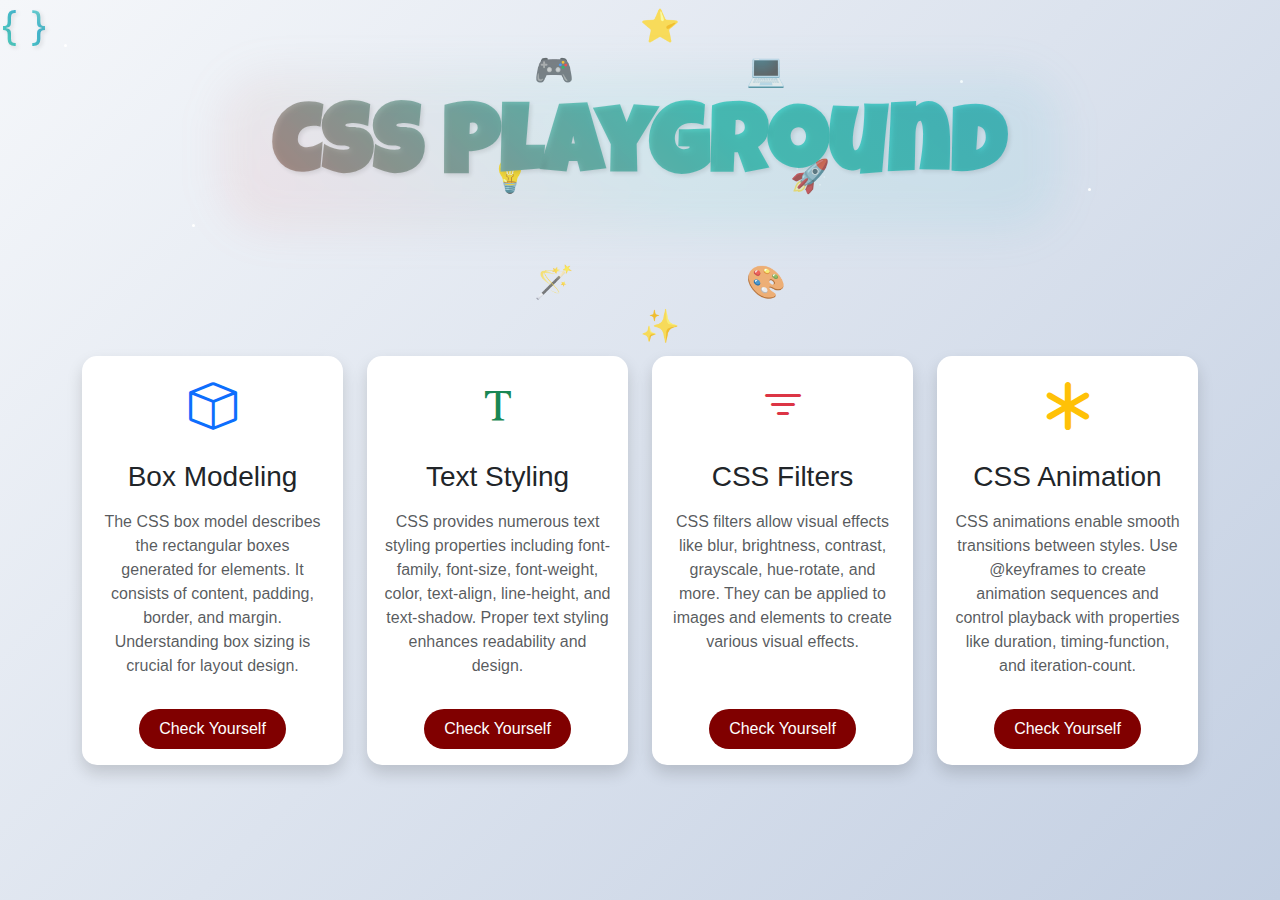
<file: index.html>
<!DOCTYPE html>
<html lang="en">

<head>
    <meta charset="UTF-8">
    <meta name="viewport" content="width=device-width, initial-scale=1.0">
    <link rel="icon" href="./Icons/main.png" type="image/x-icon" />
    <title>CSS PlayGround</title>
    <link href="https://cdn.jsdelivr.net/npm/bootstrap@5.3.0/dist/css/bootstrap.min.css" rel="stylesheet">
    <link rel="stylesheet" href="https://cdn.jsdelivr.net/npm/bootstrap-icons@1.7.2/font/bootstrap-icons.css">
    <link rel="stylesheet" href="style.css">
    <link href="https://fonts.googleapis.com/css2?family=Luckiest+Guy&display=swap" rel="stylesheet">
</head>

<body>
    <div class="logo">
        <i class="bi bi-braces"></i>
        <!-- Bootstrap Icon -->
    </div>
    <!-- Enhanced Header Section -->
    <div class="header">
        <div class="emoji-container">
            <!-- Emojis surrounding the header -->
            <div class="emoji" style="animation-delay: 0s">🚀</div>
            <div class="emoji" style="animation-delay: 1s">🎨</div>
            <div class="emoji" style="animation-delay: 2s">✨</div>
            <div class="emoji" style="animation-delay: 3s">🪄</div>
            <div class="emoji" style="animation-delay: 4s">💡</div>
            <div class="emoji" style="animation-delay: 5s">🎮</div>
            <div class="emoji" style="animation-delay: 6s">⭐</div>
            <div class="emoji" style="animation-delay: 7s">💻</div>

            <!-- Animated stars background -->
            <div class="stars" style="--duration: 2s; left: 5%; top: 20%"></div>
            <div class="stars" style="--duration: 3s; left: 15%; top: 70%"></div>
            <div class="stars" style="--duration: 2.5s; left: 25%; top: 40%"></div>
            <div class="stars" style="--duration: 4s; left: 75%; top: 30%"></div>
            <div class="stars" style="--duration: 3.5s; left: 85%; top: 60%"></div>
        </div>
        <h1>CSS PlayGround</h1>
    </div>

    <!-- Rest of your feature cards section... -->
    <!-- Features Section -->
    <div class="container py-4">
        <div class="row g-4">
            <!-- Box Modeling -->
            <div class="col-md-6 col-lg-3">
                <div class="card h-100 feature-card shadow">
                    <div class="card-body text-center">
                        <div class="icon-wrapper text-primary">
                            <i class="bi bi-box"></i>
                        </div>
                        <h3 class="mb-3">Box Modeling</h3>
                        <p class="text-muted">
                            The CSS box model describes the rectangular boxes generated for elements. It consists of content, padding, border, and margin. Understanding box sizing is crucial for layout design.
                        </p>
                        <a href="./Box Styling Module/Box Styling.html" class="custom-btn">Check Yourself</a>
                    </div>
                </div>
            </div>

            <!-- Text Styling -->
            <div class="col-md-6 col-lg-3">
                <div class="card h-100 feature-card shadow">
                    <div class="card-body text-center">
                        <div class="icon-wrapper text-success">
                            <i class="bi bi-fonts"></i>
                        </div>
                        <h3 class="mb-3">Text Styling</h3>
                        <p class="text-muted">
                            CSS provides numerous text styling properties including font-family, font-size, font-weight, color, text-align, line-height, and text-shadow. Proper text styling enhances readability and design.
                        </p>
                        <a href="./Text Styling/index.html" class="custom-btn">Check Yourself</a>
                    </div>
                </div>
            </div>

            <!-- CSS Filters -->
            <div class="col-md-6 col-lg-3">
                <div class="card h-100 feature-card shadow">
                    <div class="card-body text-center">
                        <div class="icon-wrapper text-danger">
                            <i class="bi bi-filter"></i>
                        </div>
                        <h3 class="mb-3">CSS Filters</h3>
                        <p class="text-muted">
                            CSS filters allow visual effects like blur, brightness, contrast, grayscale, hue-rotate, and more. They can be applied to images and elements to create various visual effects.
                        </p><br>
                        <a href="./Filters/main.html" class="custom-btn">Check Yourself</a>
                    </div>
                </div>
            </div>

            <!-- Animation -->
            <div class="col-md-6 col-lg-3">
                <div class="card h-100 feature-card shadow">
                    <div class="card-body text-center">
                        <div class="icon-wrapper text-warning">
                            <i class="bi bi-asterisk"></i>
                        </div>
                        <h3 class="mb-3">CSS Animation</h3>
                        <p class="text-muted">
                            CSS animations enable smooth transitions between styles. Use @keyframes to create animation sequences and control playback with properties like duration, timing-function, and iteration-count.
                        </p>
                        <a href="./Animation Generator/index.html" class="custom-btn">Check Yourself</a>
                    </div>
                </div>
            </div>
        </div>
    </div>


    <script>
        // Position emojis in a circular orbit around the header
        const emojis = document.querySelectorAll('.emoji');
        const radius = 150; // Distance from the center
        const angleIncrement = (2 * Math.PI) / emojis.length;

        emojis.forEach((emoji, index) => {
            const angle = angleIncrement * index;
            const x = Math.cos(angle) * radius;
            const y = Math.sin(angle) * radius;

            emoji.style.left = `calc(50% + ${x}px)`;
            emoji.style.top = `calc(50% + ${y}px)`;
        });
    </script>
</body>

</html>
</file>
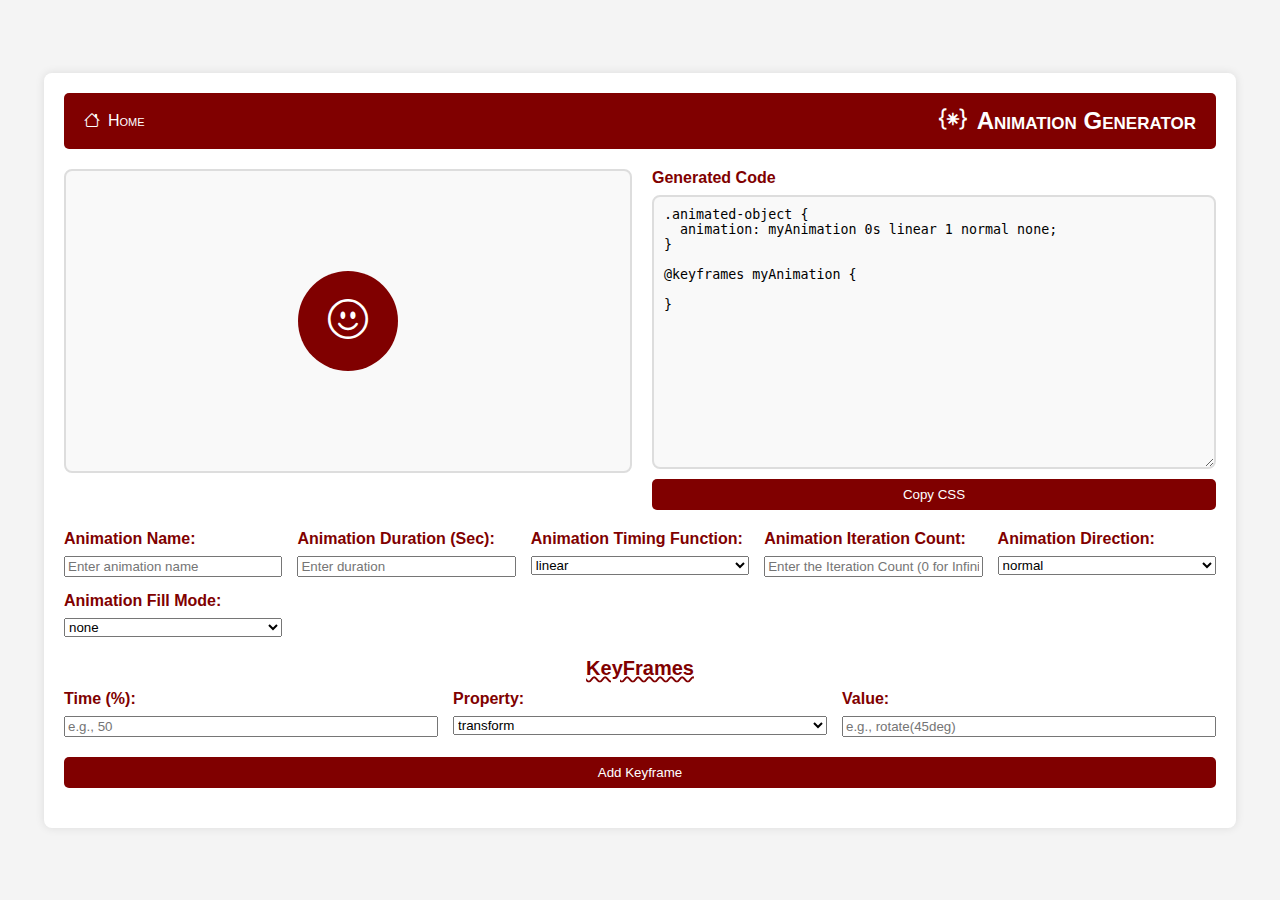
<file: Animation Generator/index.html>
<!DOCTYPE html>
<html lang="en">

<head>
    <meta charset="UTF-8">
    <meta name="viewport" content="width=device-width, initial-scale=1.0">
    <link rel="icon" href="../Icons/animation.png" type="image/x-icon" />
    <title>Animation Generator</title>
    <link rel="stylesheet" href="https://cdn.jsdelivr.net/npm/bootstrap-icons/font/bootstrap-icons.css">
    <link rel="stylesheet" href="styles.css">
</head>

<body>
    <div class="main-container">
        <nav class="navigation-bar">
            <div class="nav-content">
                <a href="../index.html" class="home-link">
                    <i class="bi bi-house"></i> Home
                </a>
                <h1 class="nav-title"><i class="bi bi-braces-asterisk"></i>Animation Generator</h1>
            </div>
        </nav>
        <div class="content-container">
            <div class="preview-box">
                <div class="animated-object">
                    <i class="bi bi-emoji-smile"></i>
                </div>
            </div>
            <div class="code-container">
                <label class="code-label" for="css-code">Generated Code</label>
                <textarea class="css-code" id="css-code" readonly>// Generated CSS will appear here...</textarea>
                <button class="copy-button" id="copy-button">Copy CSS</button>
            </div>
        </div>
        <div class="controls">
            <div class="control-item">
                <label>Animation Name:</label>
                <input type="text" placeholder="Enter animation name">
            </div>
            <div class="control-item">
                <label>Animation Duration (Sec):</label>
                <input type="text" placeholder="Enter duration">
            </div>
            <div class="control-item">
                <label for="anim-timing">Animation Timing Function:</label>
                <select id="anim-timing">
                    <option>linear</option>
                    <option>ease</option>
                    <option>ease-in</option>
                    <option>ease-out</option>
                    <option>ease-in-out</option>
                </select>
            </div>
            <div class="control-item">
                <label>Animation Iteration Count:</label>
                <input type="text" placeholder="Enter the Iteration Count (0 for Infinity)">
            </div>
            <div class="control-item">
                <label for="anim-dir">Animation Direction:</label>
                <select id="anim-dir">
                    <option>normal</option>
                    <option>reverse</option>
                    <option>alternate</option>
                    <option>alternate-reverse</option>
                </select>
            </div>
            <div class="control-item">
                <label for="anim-fillmode">Animation Fill Mode:</label>
                <select id="anim-fillmode">
                    <option>none</option>
                    <option>forwards</option>
                    <option>backwards</option>
                    <option>both</option>
                </select>
            </div>
        </div>
        <div class="keyframes-section">KeyFrames</div>
        <div class="keyframe-controls">
            <div class="control-item">
                <label>Time (%):</label>
                <input type="text" placeholder="e.g., 50">
            </div>
            <div class="control-item">
                <label for="property">Property:</label>
                <select id="property">
                    <option>transform</option>
                    <option>opacity</option>
                    <option>background-color</option>
                    <option>left</option>
                    <option>top</option>
                </select>
            </div>
            <div class="control-item">
                <label>Value:</label>
                <input type="text" placeholder="e.g., rotate(45deg)">
            </div>
        </div>
        <div class="add-keyframe">
            <button class="copy-button">Add Keyframe</button>
        </div>
        <div class="keyframe-list"></div>
    </div>

    <script src="https://code.jquery.com/jquery-3.6.0.min.js"></script>
    <script src="script.js"></script>
</body>

</html>
</file>
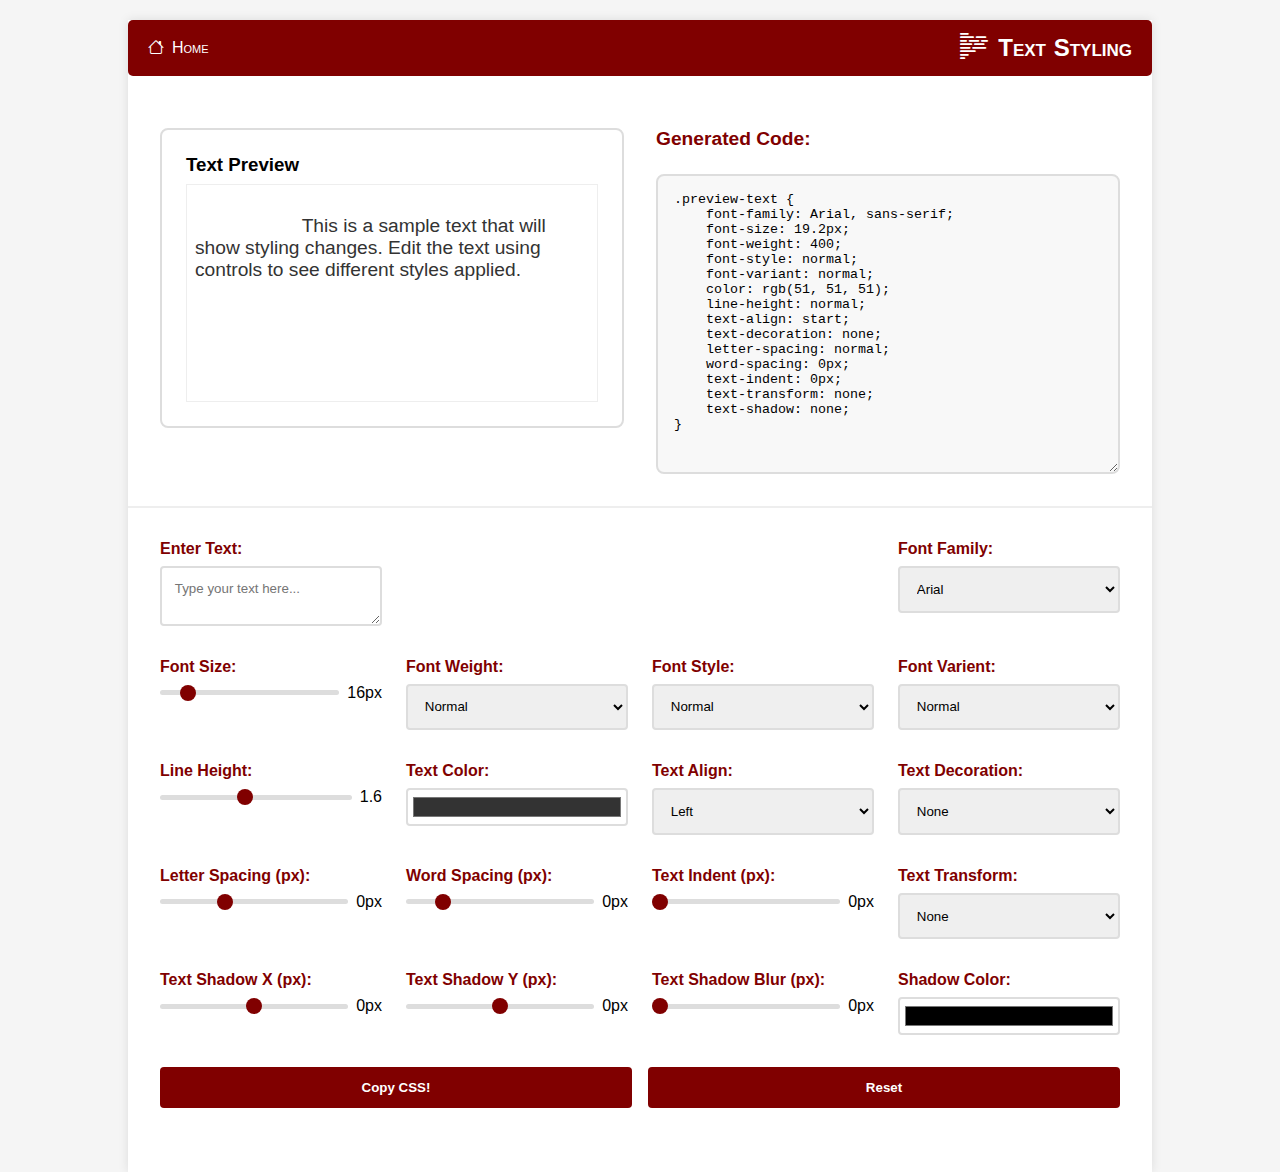
<file: Text Styling/index.html>
<!DOCTYPE html>
<html lang="en">

<head>
    <meta charset="UTF-8">
    <meta name="viewport" content="width=device-width, initial-scale=1.0">
    <link rel="icon" href="../Icons/text.png" type="image/x-icon" />
    <title>Text Styling Generator</title>
    <link rel="stylesheet" href="styles.css">
    <link rel="stylesheet" href="https://cdn.jsdelivr.net/npm/bootstrap-icons@1.11.3/font/bootstrap-icons.min.css">
</head>

<body>
    <div class="main-container">
        <nav class="navigation-bar">
            <div class="nav-content">
                <a href="../index.html" class="home-link">
                    <i class="bi bi-house"></i> Home
                </a>
                <h1 class="nav-title"><i class="bi bi-body-text"></i> Text Styling </h1>
            </div>
        </nav>

        <div class="content-container">
            <div class="preview-block">
                <h3>Text Preview</h3>
                <div class="preview-text" id="preview-text">
                    This is a sample text that will show styling changes. Edit the text using controls to see different styles applied.
                </div>
            </div>

            <div class="code-section">
                <label class="code-label" for="generated-code">Generated Code:</label>
                <textarea id="generated-code" readonly></textarea>
            </div>
        </div>

        <div class="controls-container">
            <!-- Row 1 -->
            <div class="control-row">
                <div class="control-group">
                    <label for="text-input">Enter Text:</label>
                    <textarea id="text-input" placeholder="Type your text here..."></textarea>
                </div>
                <div class="control-group"></div>
                <div class="control-group"></div>
                <div class="control-group">
                    <label for="font-family">Font Family:</label>
                    <select id="font-family">
                        <option value="Arial">Arial</option>
                        <option value="Times New Roman">Times New Roman</option>
                        <option value="Verdana">Verdana</option>
                        <option value="Georgia">Georgia</option>
                        <option value="Courier New">Courier New</option>
                        <option value="Gill Sans Extrabold">Gill Sans Extrabold</option>
                        <option value="Goudy Bookletter 1911">Goudy Bookletter 1911</option>
                        <option value="serif">Serif</option>
                        <option value="sans-serif">Sans-serif</option>
                        <option value="monospace">Monospace</option>
                        <option value="cursive">Cursive</option>
                        <option value="fantasy">Fantasy</option>
                        <option value="system-ui">System UI</option>
                        <option value="ui-serif">UI Serif</option>
                        <option value="ui-sans-serif">UI Sans-serif</option>
                        <option value="ui-monospace">UI Monospace</option>
                        <option value="ui-rounded">UI Rounded</option>
                        <option value="emoji">Emoji</option>
                        <option value="math">Math</option>
                        <option value="fangsong">Fangsong</option>
                    </select>
                </div>
            </div>
            <div class="control-row">
                <div class="control-group">
                    <label for="font-size">Font Size:</label>
                    <div class="range-container">
                        <input type="range" id="font-size" min="8" max="72" value="16">
                        <span id="font-size-value">16px</span>
                    </div>
                </div>
                <div class="control-group">
                    <label for="font-weight">Font Weight:</label>
                    <select id="font-weight">
                        <option value="normal">Normal</option>
                        <option value="100">100</option>
                        <option value="200">200</option>
                        <option value="300">300</option>
                        <option value="400">400</option>
                        <option value="500">500</option>
                        <option value="600">600</option>
                        <option value="700">700</option>
                        <option value="800">800</option>
                        <option value="900">900</option>
                        <option value="bold">Bold</option>
                        <option value="lighter">Lighter</option>
                    </select>
                </div>
                <div class="control-group">
                    <label for="font-style">Font Style:</label>
                    <select id="font-style">
                        <option value="normal">Normal</option>
                        <option value="italic">Italic</option>
                        <option value="oblique">Oblique</option>
                    </select>
                </div>
                <div class="control-group">
                    <label for="font-variant">Font Varient:</label>
                    <select id="font-variant">
                        <option value="normal">Normal</option>
                        <option value="small-caps">Small Caps</option>
                    </select>
                </div>
            </div>

            <!-- Row 2 -->
            <div class="control-row">
                <div class="control-group">
                    <label for="line-height">Line Height:</label>
                    <div class="range-container">
                        <input type="range" id="line-height" min="0.5" max="3" step="0.1" value="1.6">
                        <span id="line-height-value">1.6</span>
                    </div>
                </div>
                <div class="control-group">
                    <label for="text-color">Text Color:</label>
                    <input type="color" id="text-color" value="#333333">
                </div>
                <div class="control-group">
                    <label for="text-align">Text Align:</label>
                    <select id="text-align">
                        <option value="left">Left</option>
                        <option value="center">Center</option>
                        <option value="right">Right</option>
                        <option value="justify">Justify</option>
                    </select>
                </div>
                <div class="control-group">
                    <label for="text-decoration">Text Decoration:</label>
                    <select id="text-decoration">
                        <option value="none">None</option>
                        <option value="underline">Underline</option>
                        <option value="overline">Overline</option>
                        <option value="line-through">Line Through</option>
                    </select>
                </div>
            </div>

            <!-- Row 3 -->
            <div class="control-row">
                <div class="control-group">
                    <label for="letter-spacing">Letter Spacing (px):</label>
                    <div class="range-container">
                        <input type="range" id="letter-spacing" min="-10" max="20" value="0">
                        <span id="letter-spacing-value">0px</span>
                    </div>
                </div>
                <div class="control-group">
                    <label for="word-spacing">Word Spacing (px):</label>
                    <div class="range-container">
                        <input type="range" id="word-spacing" min="-10" max="50" value="0">
                        <span id="word-spacing-value">0px</span>
                    </div>
                </div>
                <div class="control-group">
                    <label for="text-indent">Text Indent (px):</label>
                    <div class="range-container">
                        <input type="range" id="text-indent" min="0" max="100" value="0">
                        <span id="text-indent-value">0px</span>
                    </div>
                </div>
                <div class="control-group">
                    <label for="text-transform">Text Transform:</label>
                    <select id="text-transform">
                        <option value="none">None</option>
                        <option value="uppercase">Uppercase</option>
                        <option value="lowercase">Lowercase</option>
                        <option value="capitalize">Capitalize</option>
                    </select>
                </div>
            </div>

            <!-- Row 4 -->
            <div class="control-row">
                <div class="control-group">
                    <label for="shadow-x">Text Shadow X (px):</label>
                    <div class="range-container">
                        <input type="range" id="shadow-x" min="-10" max="10" value="0">
                        <span id="shadow-x-value">0px</span>
                    </div>
                </div>
                <div class="control-group">
                    <label for="shadow-y">Text Shadow Y (px):</label>
                    <div class="range-container">
                        <input type="range" id="shadow-y" min="-10" max="10" value="0">
                        <span id="shadow-y-value">0px</span>
                    </div>
                </div>
                <div class="control-group">
                    <label for="shadow-blur">Text Shadow Blur (px):</label>
                    <div class="range-container">
                        <input type="range" id="shadow-blur" min="0" max="20" value="0">
                        <span id="shadow-blur-value">0px</span>
                    </div>
                </div>
                <div class="control-group">
                    <label for="shadow-color">Shadow Color:</label>
                    <input type="color" id="shadow-color" value="#000000">
                </div>
            </div>

            <!-- Buttons -->
            <div class="control-row button-row">
                <button id="copy-css" class="styled-button">Copy CSS!</button>
                <button id="reset" class="styled-button">Reset</button>
            </div>
        </div>
    </div>
    <script src="script.js"></script>
</body>

</html>
</file>
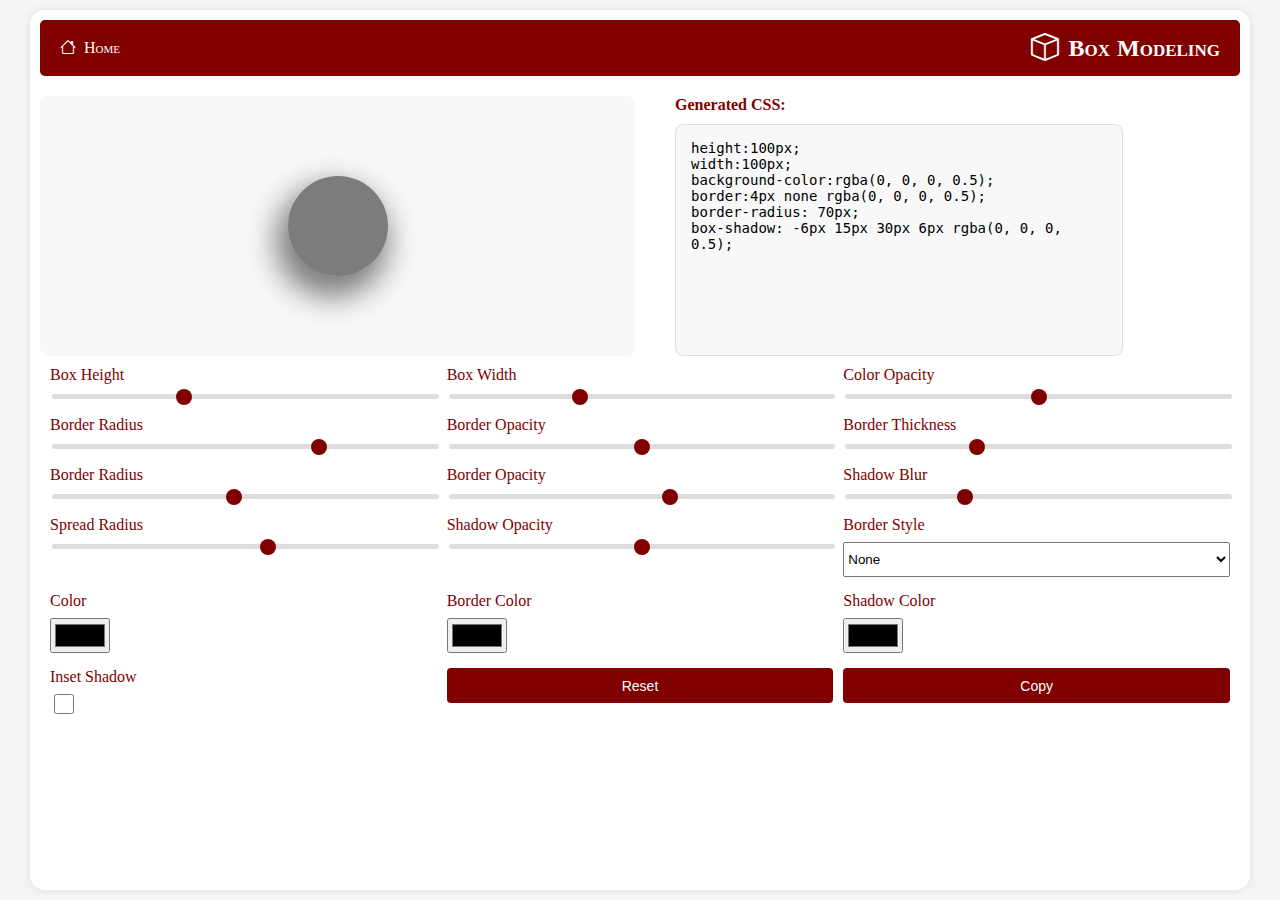
<file: Box Styling Module/Box Styling.html>
<!DOCTYPE html>
<html lang="en">

<head>
    <meta charset="UTF-8">
    <meta name="viewport" content="width=device-width, initial-scale=1.0">
    <link rel="icon" href="../Icons/box.png" type="image/x-icon" />
    <title>CSS Box Styling</title>
    <link rel="stylesheet" href="boxstyle.css">
    <link rel="stylesheet" href="https://cdn.jsdelivr.net/npm/bootstrap-icons@1.11.3/font/bootstrap-icons.min.css">
</head>

<body>
    <div class="main-container">
        <nav class="navigation-bar">
            <div class="nav-content">
                <a href="../index.html" class="home-link">
                    <i class="bi bi-house"></i> Home
                </a>
                <h1 class="nav-title"><i class="bi bi-box"></i>Box Modeling</h1>
            </div>
        </nav>

        <div class="content-wrapper">
            <!-- Wrap all content below nav in this div -->
            <div class="content-container">
                <div class="visualization-block">
                    <div id="preview"></div>
                </div>
                <div class="code-block">
                    <label for="styles">Generated CSS:</label>
                    <textarea id="styles" rows="4" cols="30" readonly></textarea>
                    <!-- <button id="copy-styles" onclick="copyStyles()">Copy!</button> -->
                </div>
            </div>
            <div class="settings">
                <div class="settings-row">
                    <div class="setting-item">
                        <label for="b-height">Box Height</label>
                        <input type="range" id="b-height" min="50" max="200" value="100">
                    </div>
                    <div class="setting-item">
                        <label for="b-width">Box Width</label>
                        <input type="range" id="b-width" min="50" max="200" value="100">
                    </div>
                    <div class="setting-item">
                        <label for="color-opacity">Color Opacity</label>
                        <input type="range" id="color-opacity" min="0" max="1" step="0.1" value="0.5">
                    </div>
                </div>
                <div class="settings-row">
                    <div class="setting-item">
                        <label for="border-r">Border Radius</label>
                        <input type="range" id="border-r" min="0" max="100" step="1" value="70">
                    </div>
                    <div class="setting-item">
                        <label for="border-opacity">Border Opacity</label>
                        <input type="range" id="border-opacity" min="0" max="1" step="0.1" value="0.5">
                    </div>
                    <div class="setting-item">
                        <label for="border-thick">Border Thickness</label>
                        <input type="range" id="border-thick" min="1" max="10" step="1" value="4">
                    </div>
                </div>
                <div class="settings-row">
                    <div class="setting-item">
                        <label for="x-shadow">Border Radius</label>
                        <input type="range" id="x-shadow" min="-100" max="100" value="-6">
                    </div>
                    <div class="setting-item">
                        <label for="y-shadow">Border Opacity</label>
                        <input type="range" id="y-shadow" min="-100" max="100" value="15">
                    </div>
                    <div class="setting-item">
                        <label for="blur-r">Shadow Blur</label>
                        <input type="range" id="blur-r" min="0" max="100" value="30">
                    </div>
                </div>
                <div class="settings-row">
                    <div class="setting-item">
                        <label for="spread-r">Spread Radius</label>
                        <input type="range" id="spread-r" min="-50" max="50" value="6">
                    </div>
                    <div class="setting-item">
                        <label for="shadow-opacity">Shadow Opacity</label>
                        <input type="range" id="shadow-opacity" min="0" max="1" step="0.1" value="0.5">
                    </div>
                    <div class="setting-item">
                        <label for="border-style">Border Style</label>
                        <select name="border-style" id="border-style" class="border-style">
                            <option value="none">None</option>
                            <option value="solid">Solid</option>
                            <option value="dashed">Dashed</option>
                            <option value="dotted">Dotted</option>
                            <option value="double">Double</option>
                            <option value="groove">Groove</option>
                            <option value="ridge">Ridge</option>
                            <option value="inset">Inset</option>
                            <option value="outset">Outset</option>
                            <option value="hidden">Hidden</option>
                        </select>
                    </div>
                </div>
                <div class="settings-row">
                    <div class="setting-item">
                        <label for="color">Color</label>
                        <input type="color" id="color">
                    </div>
                    <div class="setting-item">
                        <label for="border-color">Border Color</label>
                        <input type="color" id="border-color">
                    </div>
                    <div class="setting-item">
                        <label for="shadow-color">Shadow Color</label>
                        <input type="color" id="shadow-color">
                    </div>
                </div>
                <div class="settings-row">
                    <div class="setting-item">
                        <label for="inset-shadow">Inset Shadow</label>
                        <input type="checkbox" id="inset-shadow">
                    </div>
                    <div class="setting-item">
                        <input type="button" id="reset-styles" value="Reset" onclick="location.reload();">
                    </div>
                    <div class="setting-item">
                        <button id="copy-styles" onclick="copyStyles()">Copy</button>
                    </div>
                </div>
            </div>
        </div>
    </div>

    <script src="boxscript.js"></script>
</body>

</html>
</file>
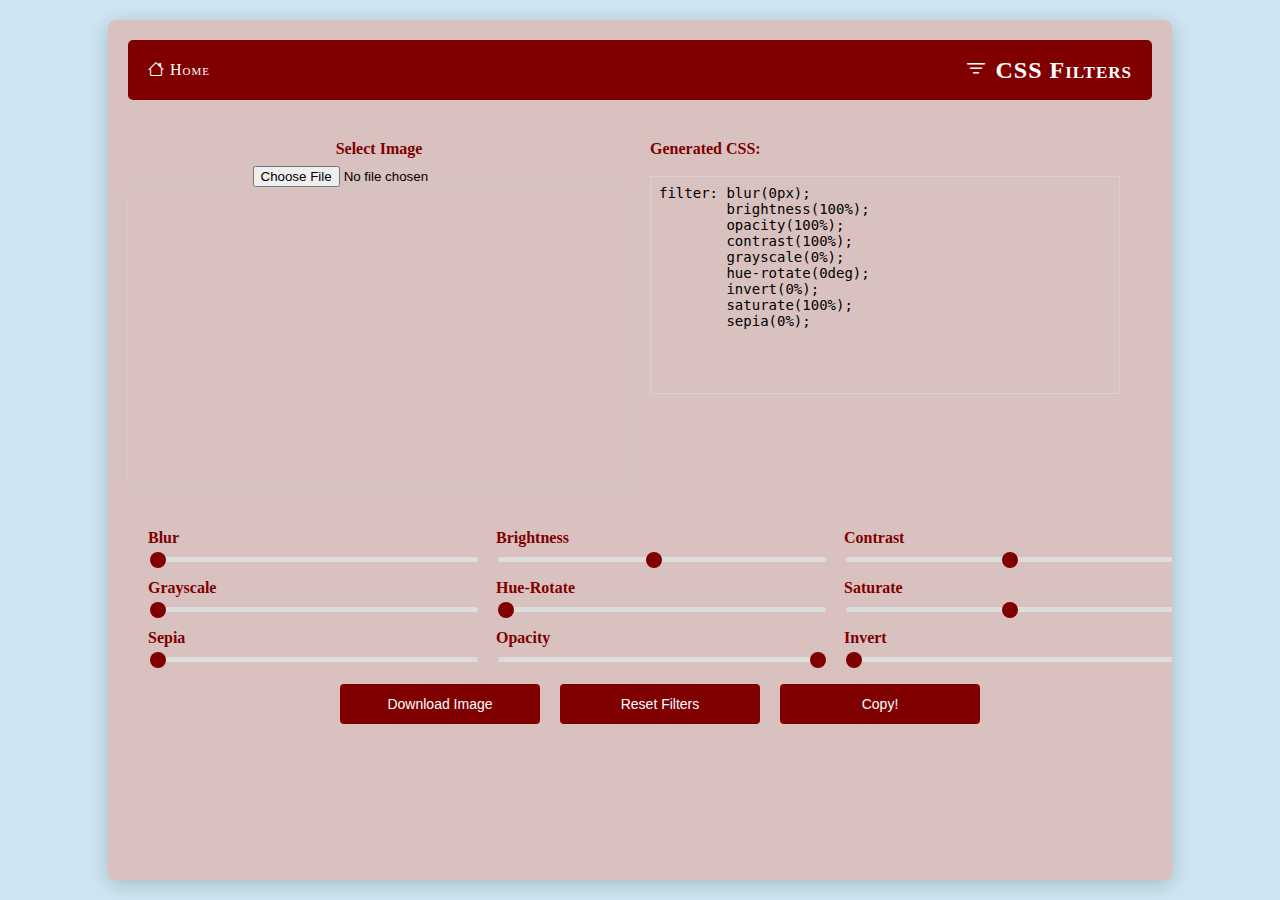
<file: Filters/main.html>
<!DOCTYPE html>
<html lang="en">

<head>
    <meta charset="UTF-8">
    <meta name="viewport" content="width=device-width, initial-scale=1.0">
    <link rel="icon" href="../Icons/filter.png" type="image/x-icon" />
    <title>CSS Filters</title>
    <link rel="stylesheet" href="style.css">
    <link rel="stylesheet" href="https://cdn.jsdelivr.net/npm/bootstrap-icons@1.11.3/font/bootstrap-icons.min.css">
</head>

<body>
    <div class="main-container">
        <nav class="navigation-bar">
            <div class="nav-content">
                <a href="../index.html" class="home-link"> <i class="bi bi-house"></i> Home
                </a>
                <h1 class="nav-title"><i class="bi bi-filter"></i> CSS Filters</h1>
            </div>
        </nav>

        <div class="content-wrapper">
            <div class="content-container">
                <div class="flex-container">
                    <div class="image-upload">
                        <label for="image-selector">Select Image</label>
                        <input type="file" id="image-selector" accept="image/*" placeholder="Select an image" onchange="loadImage(event)">
                        <div class="image-container">
                            <img id="uploaded-image" class="img-fluid" alt="Uploaded Image">
                            <div id="message"> Please upload an image before downloading.</div>
                        </div>
                    </div>
                    <div class="code-block">
                        <label for="styles">Generated CSS:</label>
                        <textarea id="styles" rows="6" readonly></textarea>
                    </div>
                </div>
                <div class="settings">
                    <div class="settings-row">
                        <div class="setting-item">
                            <label for="blur">Blur</label>
                            <input type="range" id="blur" min="0" max="40" value="0">
                        </div>
                        <div class="setting-item">
                            <label for="brightness">Brightness</label>
                            <input type="range" id="brightness" min="10" max="200" value="100">
                        </div>
                        <div class="setting-item">
                            <label for="contrast">Contrast</label>
                            <input type="range" id="contrast" min="0" max="200" value="100">
                        </div>
                    </div>
                    <div class="settings-row">
                        <div class="setting-item">
                            <label for="grayscale">Grayscale</label>
                            <input type="range" id="grayscale" min="0" max="100" value="0">
                        </div>
                        <div class="setting-item">
                            <label for="hue-rotate">Hue-Rotate</label>
                            <input type="range" id="hue-rotate" min="0" max="180" value="0">
                        </div>
                        <div class="setting-item">
                            <label for="saturate">Saturate</label>
                            <input type="range" id="saturate" min="0" max="200" value="100">
                        </div>
                    </div>
                    <div class="settings-row">
                        <div class="setting-item">
                            <label for="sepia">Sepia</label>
                            <input type="range" id="sepia" min="0" max="100" value="0">
                        </div>
                        <div class="setting-item">
                            <label for="opacity">Opacity</label>
                            <input type="range" id="opacity" min="0" max="100" value="100">
                        </div>
                        <div class="setting-item">
                            <label for="invert">Invert</label>
                            <input type="range" id="invert" min="0" max="100" value="0">
                        </div>
                    </div>
                    <div class="button-row">
                        <button class="reset" onclick="downloadImage()">Download Image</button>
                        <button class="reset" onclick="resetFilters()">Reset Filters</button>
                        <button class="reset" id="copy-styles" onclick="copyStyles()">Copy!</button>
                    </div>
                </div>
            </div>
        </div>
    </div>
    <script src="script.js"></script>
</body>

</html>
</file>
<file: style.css>
body {
    background: linear-gradient(135deg, #f5f7fa 0%, #c3cfe2 100%);
    min-height: 100vh;
    font-family: 'Arial', sans-serif;
    overflow-x: hidden;
}

.logo {
    display: inline-flex;
    align-items: center;
    font-family: 'Luckiest Guy', cursive;
    font-size: 3rem;
    background: linear-gradient(45deg, #ff6b6b, #4ecdc4, #45b7d1, #96f2d7);
    -webkit-background-clip: text;
    background-clip: text;
    -webkit-text-fill-color: transparent;
    text-shadow: 2px 2px 4px rgba(0, 0, 0, 0.1);
    animation: float 3s ease-in-out infinite;
}

.logo-icon {
    font-size: 2.5rem;
    margin-right: 0.5rem;
    animation: spin 5s linear infinite;
}

@keyframes float {
    0%,
    100% {
        transform: translateY(0);
    }
    50% {
        transform: translateY(-10px);
    }
}

@keyframes spin {
    0% {
        transform: rotate(0deg);
    }
    100% {
        transform: rotate(360deg);
    }
}

.header {
    text-align: center;
    padding: 5rem 1rem;
    margin-top: -100px;
    position: relative;
    min-height: 40vh;
    display: flex;
    align-items: center;
    justify-content: center;
}

.header h1 {
    font-size: clamp(3rem, 8vw, 6rem);
    font-weight: bold;
    display: inline-block;
    position: relative;
    animation: float 3s ease-in-out infinite;
    background: linear-gradient(45deg, #ff6b6b, #4ecdc4, #45b7d1, #96f2d7, #ff6b6b);
    background-size: 400% 400%;
    -webkit-background-clip: text;
    background-clip: text;
    -webkit-text-fill-color: transparent;
    font-family: 'Luckiest Guy', cursive;
    text-shadow: 2px 2px 4px rgba(0, 0, 0, 0.1);
    margin: 2rem 0;
    padding: 0 2rem;
    position: relative;
    z-index: 2;
}

.header h1::before {
    content: '';
    position: absolute;
    top: -20px;
    left: -20px;
    right: -20px;
    bottom: -20px;
    background: linear-gradient(45deg, rgba(255, 107, 107, 0.1), rgba(78, 205, 196, 0.1), rgba(69, 183, 209, 0.1));
    border-radius: 50px;
    z-index: -1;
    filter: blur(20px);
}

.emoji-container {
    position: absolute;
    width: 100%;
    height: 100%;
    top: 0;
    left: 0;
    pointer-events: none;
}

.emoji {
    position: absolute;
    font-size: 2rem;
    animation: emojiOrbit 8s infinite linear;
    opacity: 0.8;
    transform-origin: center;
}

@keyframes float {
    0%,
    100% {
        transform: translateY(0) rotate(-2deg);
    }
    50% {
        transform: translateY(-20px) rotate(2deg);
    }
}

@keyframes gradient {
    0% {
        background-position: 0% 50%;
    }
    50% {
        background-position: 100% 50%;
    }
    100% {
        background-position: 0% 50%;
    }
}

@keyframes emojiOrbit {
    0% {
        transform: rotate(0deg) translateX(150px) rotate(0deg);
    }
    100% {
        transform: rotate(360deg) translateX(150px) rotate(-360deg);
    }
}

.stars {
    position: absolute;
    width: 3px;
    height: 3px;
    background: #fff;
    border-radius: 50%;
    animation: twinkle var(--duration) ease-in-out infinite;
}

@keyframes twinkle {
    0%,
    100% {
        opacity: 0.3;
    }
    50% {
        opacity: 1;
    }
}

.feature-card {
    transition: transform 0.3s;
    border: none;
    border-radius: 15px;
}

.feature-card:hover {
    transform: translateY(-10px);
    background-color: rgb(14, 206, 171);
}

.icon-wrapper {
    font-size: 3rem;
    margin-bottom: 1rem;
}

.custom-btn {
    background: maroon;
    color: white;
    padding: 8px 20px;
    border-radius: 20px;
    text-decoration: none;
    display: inline-block;
    margin-top: 15px;
}

.custom-btn:hover {
    background: rgb(225, 125, 125);
    color: white;
    -webkit-transform: translateY(-10px);
    -moz-transform: translateY(-10px);
    -ms-transform: translateY(-10px);
    -o-transform: translateY(-10px);
    transform: translateY(-10px);
}
</file>
<file: Animation Generator/styles.css>
body {
    display: flex;
    justify-content: center;
    align-items: center;
    min-height: 100vh;
    margin: 0;
    background-color: #f4f4f4;
    font-family: Arial, sans-serif;
}

.main-container {
    width: 90%;
    max-width: 1200px;
    background: white;
    padding: 20px;
    box-shadow: 0 0 10px rgba(0, 0, 0, 0.1);
    border-radius: 8px;
}

.navigation-bar {
    background-color: #800000;
    /*Marooncolor*/
    width: 100%;
    padding: 12px 0;
    margin-bottom: 20px;
    -webkit-border-radius: 5px;
    -moz-border-radius: 5px;
    -ms-border-radius: 5px;
    -o-border-radius: 5px;
    border-radius: 5px;
}

.nav-content {
    display: flex;
    align-items: center;
    justify-content: space-between;
    padding: 0 20px;
    font-variant: small-caps;
}

.home-link {
    color: white;
    text-decoration: none;
    font-size: 16px;
    display: flex;
    align-items: center;
    gap: 8px;
    width: fit-content;
}

.home-link:hover {
    color: #f0f0f0;
}

.nav-title {
    color: white;
    font-size: 24px;
    margin: 0;
    display: flex;
    align-items: center;
    gap: 10px;
}

.nav-title i {
    font-size: 28px;
}

.content-container {
    display: flex;
    flex-wrap: wrap;
    gap: 20px;
    margin-top: 20px;
}

.preview-box {
    flex: 1;
    min-width: 300px;
    display: flex;
    justify-content: center;
    align-items: center;
    height: 300px;
    border: 2px solid #ddd;
    border-radius: 8px;
    background-color: #f9f9f9;
}

.animated-object {
    width: 100px;
    height: 100px;
    border-radius: 50%;
    background-color: maroon;
    display: flex;
    justify-content: center;
    align-items: center;
    font-size: 40px;
    color: white;
}

.code-container {
    flex: 1;
    min-width: 300px;
    display: flex;
    flex-direction: column;
}

label {
    margin-bottom: 8px;
    font-weight: bold;
    color: maroon;
}

.css-code {
    height: 250px;
    border: 2px solid #ddd;
    border-radius: 8px;
    background-color: #f9f9f9;
    padding: 10px;
    font-family: monospace;
    overflow-y: auto;
}

.copy-button {
    margin-top: 10px;
    padding: 8px;
    background-color: maroon;
    color: white;
    border: none;
    border-radius: 5px;
    cursor: pointer;
    width: 100%;
}

.copy-button:hover {
    background-color: #480808;
}

.controls {
    display: grid;
    grid-template-columns: repeat(auto-fit, minmax(200px, 1fr));
    gap: 15px;
    margin-top: 20px;
}

.control-item {
    display: flex;
    flex-direction: column;
}

.keyframes-section {
    margin-top: 20px;
    font-size: 20px;
    font-weight: bolder;
    text-align: center;
    color: maroon;
    text-decoration: wavy underline;
}

.keyframe-controls {
    display: grid;
    grid-template-columns: repeat(auto-fit, minmax(200px, 1fr));
    gap: 15px;
    margin-top: 10px;
}

.add-keyframe {
    display: flex;
    justify-content: center;
    margin-top: 10px;
    width: 100%;
}

.keyframe-list {
    margin-top: 20px;
}

.keyframe-item {
    display: flex;
    align-items: center;
    gap: 10px;
    margin-bottom: 10px;
}

.keyframe-item input,
.keyframe-item select {
    flex: 1;
    padding: 5px;
    border: 1px solid #ddd;
    border-radius: 5px;
}

.keyframe-item button {
    padding: 5px 10px;
    background-color: #ff4d4d;
    color: white;
    border: none;
    border-radius: 5px;
    cursor: pointer;
}

.keyframe-item button:hover {
    background-color: #cc0000;
}
</file>
<file: Text Styling/styles.css>
* {
    margin: 0;
    padding: 0;
    box-sizing: border-box;
}

body {
    display: flex;
    flex-direction: column;
    align-items: center;
    min-height: 100vh;
    font-family: Arial, sans-serif;
    background-color: #f5f5f5;
}

.main-container {
    width: 80%;
    max-width: 1200px;
    margin-top: 20px;
    background-color: white;
    box-shadow: 0 0 10px rgba(0, 0, 0, 0.1);
}

.navigation-bar {
    background-color: #800000;
    /* Maroon color */
    width: 100%;
    padding: 12px 0;
    margin-bottom: 20px;
    -webkit-border-radius: 5px;
    -moz-border-radius: 5px;
    -ms-border-radius: 5px;
    -o-border-radius: 5px;
    border-radius: 5px;
}

.nav-content {
    display: flex;
    align-items: center;
    justify-content: space-between;
    padding: 0 20px;
    font-variant: small-caps;
    word-spacing: 1px;
}

.home-link {
    color: white;
    text-decoration: none;
    font-size: 16px;
    display: flex;
    align-items: center;
    gap: 8px;
    width: fit-content;
}

.home-link:hover {
    color: #f0f0f0;
}

.nav-title {
    color: white;
    font-size: 24px;
    margin: 0;
    display: flex;
    align-items: center;
    gap: 10px;
}

.nav-title i {
    font-size: 28px;
}

.content-container {
    display: grid;
    grid-template-columns: 1fr 1fr;
    gap: 2rem;
    padding: 2rem;
    min-height: 400px;
}

.preview-block {
    border: 2px solid #ddd;
    padding: 1.5rem;
    border-radius: 8px;
    background-color: #fff;
    height: 300px;
    /* Fixed height */
    overflow: hidden;
    /* Hide overflow */
    display: flex;
    flex-direction: column;
}

.preview-text {
    font-size: 1.2rem;
    color: #333;
    transition: all 0.3s ease;
    overflow-wrap: break-word;
    word-break: break-word;
    white-space: pre-wrap;
    overflow-y: auto;
    /* Add vertical scroll when needed */
    flex-grow: 1;
    /* Fill available space */
    padding: 0.5rem;
    border: 1px solid #eee;
    margin-top: 0.5rem;
}

@media (max-width: 768px) {
    .preview-block {
        height: 200px;
        /* Smaller height for mobile */
    }
    /* Keep other mobile styles */
}

.code-section {
    display: flex;
    flex-direction: column;
    gap: 1rem;
}

.code-label {
    font-size: 1.2rem;
    font-weight: bold;
    color: maroon;
    margin-bottom: 0.5rem;
}

#generated-code {
    width: 100%;
    height: 300px;
    padding: 1rem;
    border: 2px solid #ddd;
    border-radius: 8px;
    resize: vertical;
    font-family: 'Courier New', Courier, monospace;
    background-color: #f8f8f8;
    white-space: pre-wrap;
}

.controls-container {
    padding: 2rem;
    background-color: #fff;
    border-top: 2px solid #eee;
}

.control-row {
    display: grid;
    grid-template-columns: repeat(4, 1fr);
    gap: 1.5rem;
    margin-bottom: 2rem;
}

.control-group {
    display: flex;
    flex-direction: column;
    gap: 0.5rem;
}

label {
    font-weight: bold;
    color: maroon;
}

input[type="range"] {
    width: 100%;
    height: 5px;
    background: #ddd;
    border-radius: 5px;
    outline: none;
    -webkit-appearance: none;
    -moz-appearance: none;
    appearance: none;
}

input[type="range"]::-webkit-slider-thumb {
    -webkit-appearance: none;
    width: 16px;
    height: 16px;
    background: maroon;
    border-radius: 50%;
    cursor: pointer;
}

input[type="color"] {
    width: 100%;
    height: 38px;
    padding: 3px;
    border: 2px solid #ddd;
    border-radius: 4px;
    background: white;
    cursor: pointer;
}

select,
textarea {
    width: 100%;
    padding: 0.8rem;
    border: 2px solid #ddd;
    border-radius: 4px;
    font-family: inherit;
}

.range-container {
    display: flex;
    align-items: center;
    gap: 0.5rem;
}

.button-row {
    grid-template-columns: repeat(2, 1fr);
    gap: 1rem;
    margin-top: 1rem;
}

.styled-button {
    padding: 0.8rem 1.5rem;
    border: none;
    border-radius: 4px;
    background-color: maroon;
    color: white;
    font-weight: bold;
    cursor: pointer;
    transition: all 0.3s ease;
}

.styled-button:hover {
    background-color: #600000;
    transform: translateY(-1px);
}

@media (max-width: 768px) {
    .main-container {
        width: 95%;
    }
    .content-container,
    .control-row {
        grid-template-columns: 1fr;
    }
    .navigation-bar {
        padding: 10px 0;
    }
    .home-link {
        font-size: 14px;
    }
    .button-row {
        grid-template-columns: 1fr;
    }
    .range-container {
        flex-direction: column;
        align-items: flex-start;
    }
    .control-row {
        grid-template-columns: repeat(3, 1fr);
        /* 3 controls per row */
        gap: 1rem;
    }
    .control-group {
        margin-bottom: 1rem;
    }
    .preview-block {
        height: 200px;
        /* Smaller height for mobile */
    }
    .preview-text {
        font-size: 1rem;
        /* Smaller font size for mobile */
    }
    .code-section {
        margin-top: 1rem;
    }
    #generated-code {
        height: 200px;
        /* Smaller height for mobile */
    }
    .controls-container {
        padding: 1rem;
        /* Reduced padding for mobile */
    }
    .styled-button {
        padding: 0.5rem 1rem;
        /* Smaller buttons for mobile */
        font-size: 14px;
    }
    .code-label {
        font-size: 1rem;
        /* Smaller label font size for mobile */
    }
    label {
        font-size: 14px;
        /* Smaller label font size for mobile */
    }
    select,
    textarea,
    input[type="color"] {
        padding: 0.5rem;
        /* Smaller padding for inputs */
        font-size: 14px;
        /* Smaller font size for inputs */
    }
    .range-container span {
        font-size: 14px;
        /* Smaller font size for range values */
    }
}

#font-family option[value='Arial'] {
    font-family: Arial;
}

#font-family option[value='Times new Roman'] {
    font-family: 'Times New Roman', Times, serif;
}

#font-family option[value='Verdana'] {
    font-family: Verdana;
}

#font-family option[value='Georgia'] {
    font-family: Georgia;
}

#font-family option[value='Courier New'] {
    font-family: 'Courier New';
}

#font-family option[value='Gill Sans Extrabold'] {
    font-family: "Gill Sans Extrabold", sans-serif;
}

#font-family option[value='Goudy Bookletter 1911'] {
    font-family: "Goudy Bookletter 1911", sans-serif;
}

#font-family option[value='serif'] {
    font-family: serif;
}

#font-family option[value='sans-serif'] {
    font-family: sans-serif;
}

#font-family option[value='monospace'] {
    font-family: monospace;
}

#font-family option[value='cursive'] {
    font-family: cursive;
}

#font-family option[value='fantasy'] {
    font-family: fantasy;
}

#font-family option[value='system-ui'] {
    font-family: system-ui;
}

#font-family option[value='ui-serif'] {
    font-family: ui-serif;
}

#font-family option[value='ui-sans-serif'] {
    font-family: ui-sans-serif;
}

#font-family option[value='ui-monospace'] {
    font-family: ui-monospace;
}

#font-family option[value='ui-rounded'] {
    font-family: ui-rounded;
}

#font-family option[value='emoji'] {
    font-family: emoji;
}

#font-family option[value='math'] {
    font-family: "Math", sans-serif;
}

#font-family option[value='fangsong'] {
    font-family: fangsong;
}

#font-weight option[value='bold'] {
    font-weight: bold;
}

#font-weight option[value='100'] {
    font-weight: 100;
}

#font-weight option[value='200'] {
    font-weight: 200;
}

#font-weight option[value='300'] {
    font-weight: 300;
}

#font-weight option[value='400'] {
    font-weight: 400;
    /* normal */
}

#font-weight option[value='500'] {
    font-weight: 500;
}

#font-weight option[value='600'] {
    font-weight: 600;
}

#font-weight option[value='700'] {
    font-weight: 700;
    /* bold */
}

#font-weight option[value='800'] {
    font-weight: 800;
}

#font-weight option[value='900'] {
    font-weight: 900;
}

#font-weight option[value='lighter'] {
    font-weight: lighter;
}

#font-weight option[value='bolder'] {
    font-weight: bolder;
}

#font-variant option[value='small-caps'] {
    font-variant: small-caps;
}

#font-style option[value='italic'] {
    font-style: italic;
}

#font-style option[value='oblique'] {
    font-style: oblique;
}

#text-align option[value='left'] {
    text-align: left;
}

#text-align option[value='center'] {
    text-align: center;
}

#text-align option[value='right'] {
    text-align: right;
}

#text-align option[value='justify'] {
    text-align: justify;
}

#text-transform option[value='capitalize'] {
    text-transform: capitalize;
}

#text-transform option[value='uppercase'] {
    text-transform: uppercase;
}

#text-transform option[value='lowercase'] {
    text-transform: lowercase;
}


/* Add more text-decoration options as needed */
</file>
<file: Box Styling Module/boxstyle.css>
body {
    margin: 0;
    padding: 0;
    min-height: 100vh;
    display: flex;
    justify-content: center;
    background-color: #f5f5f5;
}

.main-container {
    width: 100%;
    max-width: 1200px;
    margin: 10px auto;
    padding: 10px;
    background-color: white;
    box-shadow: 0 0 10px rgba(0, 0, 0, 0.1);
    overflow: hidden;
    border-radius: 15px;
}

.controls-table {
    width: 90%;
    border-collapse: collapse;
}

.controls-table tr {
    height: 40px;
}

.controls-table td {
    padding: 8px;
}

.controls-table td:first-child {
    width: 40%;
    text-align: right;
    padding-right: 15px;
}

.controls-table td:last-child {
    width: 60%;
}

label {
    font-weight: bolder;
    color: maroon;
}

input[type="range"] {
    width: 100%;
    height: 5px;
    background: #ddd;
    border-radius: 5px;
    outline: none;
    -webkit-appearance: none;
    -moz-appearance: none;
    appearance: none;
}

input[type="range"]::-webkit-slider-thumb {
    -webkit-appearance: none;
    width: 16px;
    height: 16px;
    background: maroon;
    border-radius: 50%;
    cursor: pointer;
}

.controls-table select {
    width: 100%;
    padding: 5px;
}

.controls-table input[type="color"] {
    width: 50px;
    height: 30px;
}

.preview-code-container {
    display: flex;
    gap: 20px;
    align-items: flex-start;
    margin-bottom: 20px;
    justify-content: center;
}

.result {
    flex: 0 0 auto;
    display: flex;
    justify-content: center;
    align-items: center;
}

.code-container {
    flex: 0 0 auto;
    display: flex;
    flex-direction: column;
    gap: 10px;
    width: 25px;
}

.code-block {
    flex: 0 0 auto;
    display: flex;
    flex-direction: column;
    gap: 10px;
    padding: 0 10px;
}

.code-block textarea {
    width: 180px;
    height: 120px;
    padding: 8px;
    resize: none;
    font-family: monospace;
    font-size: 14px;
    background-color: rgba(248, 248, 248, 0.5);
    border: 1px solid rgba(221, 221, 221, 0.5);
}

.code-block button {
    align-self: flex-end;
    padding: 8px 20px;
    background-color: #800000;
    color: white;
    border: none;
    border-radius: 4px;
    cursor: pointer;
}

.code-block button:hover {
    background-color: #600000;
}

.container {
    display: flex;
    justify-content: space-between;
    gap: 20px;
}

.navigation-bar {
    background-color: #800000;
    width: 100%;
    padding: 12px 0;
    margin-bottom: 20px;
    -webkit-border-radius: 5px;
    -moz-border-radius: 5px;
    -ms-border-radius: 5px;
    -o-border-radius: 5px;
    border-radius: 5px;
}

.nav-content {
    display: flex;
    align-items: center;
    justify-content: space-between;
    padding: 0 20px;
    font-variant: small-caps;
    word-spacing: 1px;
}

.home-link {
    color: white;
    text-decoration: none;
    font-size: 16px;
    display: flex;
    align-items: center;
    gap: 8px;
    width: fit-content;
}

.home-link:hover {
    color: #7f6c6c;
}

.nav-title {
    color: white;
    font-size: 24px;
    margin: 0;
    display: flex;
    align-items: center;
    gap: 10px;
}

.nav-title i {
    font-size: 28px;
}


/* Add this in the head section of your HTML for the home icon */

@import url('https://cdnjs.cloudflare.com/ajax/libs/font-awesome/5.15.4/css/all.min.css');

/* Adjust existing responsive styles */

@media screen and (max-width: 768px) {
    .navigation-bar {
        padding: 10px 0;
    }
    .home-link {
        font-size: 14px;
    }
}

.content-container {
    display: flex;
    gap: 30px;
}

.visualization-block {
    flex: 1;
    display: flex;
    justify-content: center;
    align-items: center;
    background-color: #f8f8f8;
    border-radius: 8px;
    padding: 20px;
}

.code-block {
    flex: 1;
    display: flex;
    flex-direction: column;
    gap: 10px;
}

.code-block textarea {
    width: 75%;
    height: 200px;
    padding: 15px;
    border: 1px solid #ddd;
    border-radius: 8px;
    resize: none;
    font-family: monospace;
    font-size: 14px;
    background-color: #f8f8f8;
}

.code-block button {
    align-self: flex-end;
    padding: 8px 20px;
    background-color: #800000;
    color: white;
    border: none;
    border-radius: 4px;
    cursor: pointer;
}

.code-block button:hover {
    background-color: #600000;
}

.settings {
    padding: 10px;
    width: 100%;
    max-width: 1180px;
    margin: 0 auto;
}

.settings-row {
    display: grid;
    grid-template-columns: repeat(3, 1fr);
    gap: 10px;
    margin-bottom: 15px;
}

.setting-item {
    display: flex;
    flex-direction: column;
    width: 100%;
}

.setting-item label {
    margin-bottom: 8px;
    font-weight: 500;
    min-width: 120px;
}

.settings-row:nth-child(5) .setting-item {
    align-items: flex-start;
}

.settings-row:nth-child(5) input[type="color"] {
    width: 60px;
    height: 35px;
}

.settings-row:last-child {
    margin-top: 0;
}

.settings-row:last-child .setting-item {
    align-items: flex-start;
    padding-top: 0;
}

.settings-row:last-child label {
    margin-bottom: 8px;
}


/* Controls styling */

.setting-item select {
    width: 100%;
    max-width: 100%;
    /* Ensure inputs don't overflow */
    height: 35px;
}

.setting-item input[type="checkbox"] {
    margin-top: 0;
    width: 20px;
    height: 20px;
}

.setting-item button,
.setting-item input[type="button"] {
    width: 100%;
    height: 35px;
    padding: 8px 16px;
    border-radius: 4px;
    border: none;
    background-color: maroon;
    color: white;
    cursor: pointer;
    font-size: 14px;
}

.setting-item button:hover,
.setting-item input[type="button"]:hover {
    background-color: #d2a7a7;
    color: black;
}

.inset-shadow-container {
    text-align: center;
}


/* Responsive adjustments */

@media screen and (max-width: 768px) {
    .main-container {
        margin: 10px auto;
        padding: 10px;
    }
    .container {
        flex-direction: column;
    }
    .main,
    .settings {
        width: 95%;
        margin: 10px auto;
    }
    .controls-table td:first-child {
        width: 35%;
        font-size: 14px;
    }
    .controls-table td:last-child {
        width: 65%;
    }
    .preview-code-container {
        flex-direction: column;
        align-items: center;
    }
    .code-container {
        width: 90%;
    }
    .code-block textarea {
        width: 90%;
    }
    .content-container {
        flex-direction: column;
    }
    .visualization-block,
    .code-block {
        width: 100%;
    }
    .visualization-block {
        min-height: 200px;
    }
    .code-block textarea {
        height: 150px;
    }
    .settings-row {
        gap: 10px;
    }
    .setting-item label {
        font-size: 14px;
        min-width: 100px;
    }
}

@media screen and (max-width: 480px) {
    .controls-table td:first-child {
        width: 40%;
        font-size: 12px;
    }
    .controls-table td:last-child {
        width: 60%;
    }
    .controls-table tr {
        height: 35px;
    }
}
</file>
<file: Filters/style.css>
body {
    margin: 0;
    padding: 0;
    min-height: 100vh;
    display: flex;
    justify-content: center;
    background-color: #CEE6F2;
}

.navbar {
    background-color: #962E2A;
    padding: 0.25rem 1rem;
    height: 40px;
    margin-bottom: 0;
    display: flex;
    align-items: center;
    justify-content: center;
    -webkit-border-radius: 5px;
    -moz-border-radius: 5px;
    -ms-border-radius: 5px;
    -o-border-radius: 5px;
    border-radius: 5px;
}

.nav-content {
    font-variant: small-caps;
    letter-spacing: 1px;
}

.navbar-brand {
    color: white;
    font-size: 1rem;
    line-height: 50px;
}

.image-container {
    width: 500px;
    height: 350px;
    overflow: hidden;
    border: 1px solid #070707;
    border-radius: 8px;
    display: flex;
    justify-content: center;
    align-items: center;
    background-color: #f8f8f8;
}

.image-container img {
    width: 100%;
    height: 100%;
    object-fit: contain;
}

input[type="range"] {
    width: 100%;
    height: 5px;
    background: #ddd;
    border-radius: 5px;
    outline: none;
    -webkit-appearance: none;
    -moz-appearance: none;
    appearance: none;
}

input[type="range"]::-webkit-slider-thumb {
    -webkit-appearance: none;
    width: 16px;
    height: 16px;
    background: maroon;
    border-radius: 50%;
    cursor: pointer;
}

.code-block textarea {
    width: 90%;
    height: 200px;
    padding: 8px;
    resize: none;
    font-family: monospace;
    font-size: 14px;
    background-color: rgba(248, 248, 248, 0.5);
    border: 1px solid rgba(221, 221, 221, 0.5);
}

.button-row {
    display: flex;
    justify-content: center;
    margin-top: 20px;
    gap: 300px;
}

.button-row .reset {
    padding: 12px 10px;
    background-color: maroon;
    color: white;
    border: none;
    border-radius: 4px;
    cursor: pointer;
    width: 200px;
    margin: 0 5px;
    font-size: 14px;
}

.button-row .reset:hover {
    background-color: #962E2A;
}

.nav-content {
    display: flex;
    width: 100%;
    justify-content: space-between;
}

.home-link {
    color: white;
    text-decoration: none;
    font-size: 1rem;
}

.nav-title {
    color: white;
    font-size: 1rem;
    margin-left: auto;
}

.main-container {
    width: 80%;
    max-width: 1200px;
    margin: 20px auto;
    padding: 20px;
    background-color: #d8c1bf;
    border-radius: 8px;
    box-shadow: 0 4px 20px rgba(0, 0, 0, 0.2);
    /* Enhanced shadow for depth */
    overflow: hidden;
}

.navigation-bar {
    background-color: maroon;
    padding: 10px 20px;
    height: 40px;
    display: flex;
    align-items: center;
    justify-content: center;
    border-radius: 5px;
}

.nav-content {
    display: flex;
    justify-content: space-between;
    align-items: center;
}

.home-link {
    color: white;
    text-decoration: none;
    font-size: 1rem;
}

.nav-title {
    color: white;
    font-size: 1.5rem;
}

.content-wrapper {
    display: flex;
    gap: 30px;
    margin-top: 20px;
}

.content-container {
    flex: 1;
    display: flex;
    flex-direction: column;
    gap: 20px;
}

.image-upload {
    display: flex;
    flex-direction: column;
    align-items: center;
}

.image-container {
    width: 100%;
    height: 300px;
    /* Adjust height as needed */
    border: 1px solid #ccc;
    border-radius: 8px;
    display: flex;
    justify-content: center;
    align-items: center;
    background-color: rgba(248, 248, 248, 0);
}

.code-block {
    display: flex;
    flex-direction: column;
    gap: 10px;
}

.code-block textarea {
    padding: 8px;
    resize: none;
    font-family: monospace;
    font-size: 14px;
    background-color: rgba(248, 248, 248, 0);
    border: 1px solid rgba(221, 221, 221, 0.5);
}

.settings {
    padding: 20px;
    width: 100%;
}

.settings-row {
    display: grid;
    grid-template-columns: repeat(3, 1fr);
    gap: 20px;
    margin-bottom: 15px;
}

.setting-item {
    display: flex;
    flex-direction: column;
}

label {
    margin-bottom: 8px;
    font-weight: bold;
    color: maroon;
}

.button-row {
    display: flex;
    justify-content: center;
    margin-top: 20px;
    gap: 10px;
}

.button-row button {
    padding: 8px 20px;
    background-color: #962E2A;
    color: white;
    border: none;
    border-radius: 4px;
    cursor: pointer;
}

.button-row button:hover {
    background-color: #962E2A;
}

@media screen and (max-width: 768px) {
    .content-wrapper {
        flex-direction: column;
    }
    .image-container {
        height: 200px;
        /* Adjust for smaller screens */
    }
    .flex-container {
        flex-direction: column;
    }
}

.flex-container {
    display: flex;
    justify-content: space-between;
    margin-top: 20px;
}

.image-upload {
    flex: 1;
    margin-right: 20px;
}

.code-block {
    flex: 1;
}

#uploaded-image {
    display: none;
}

#message {
    display: none;
    color: red;
}
</file>
